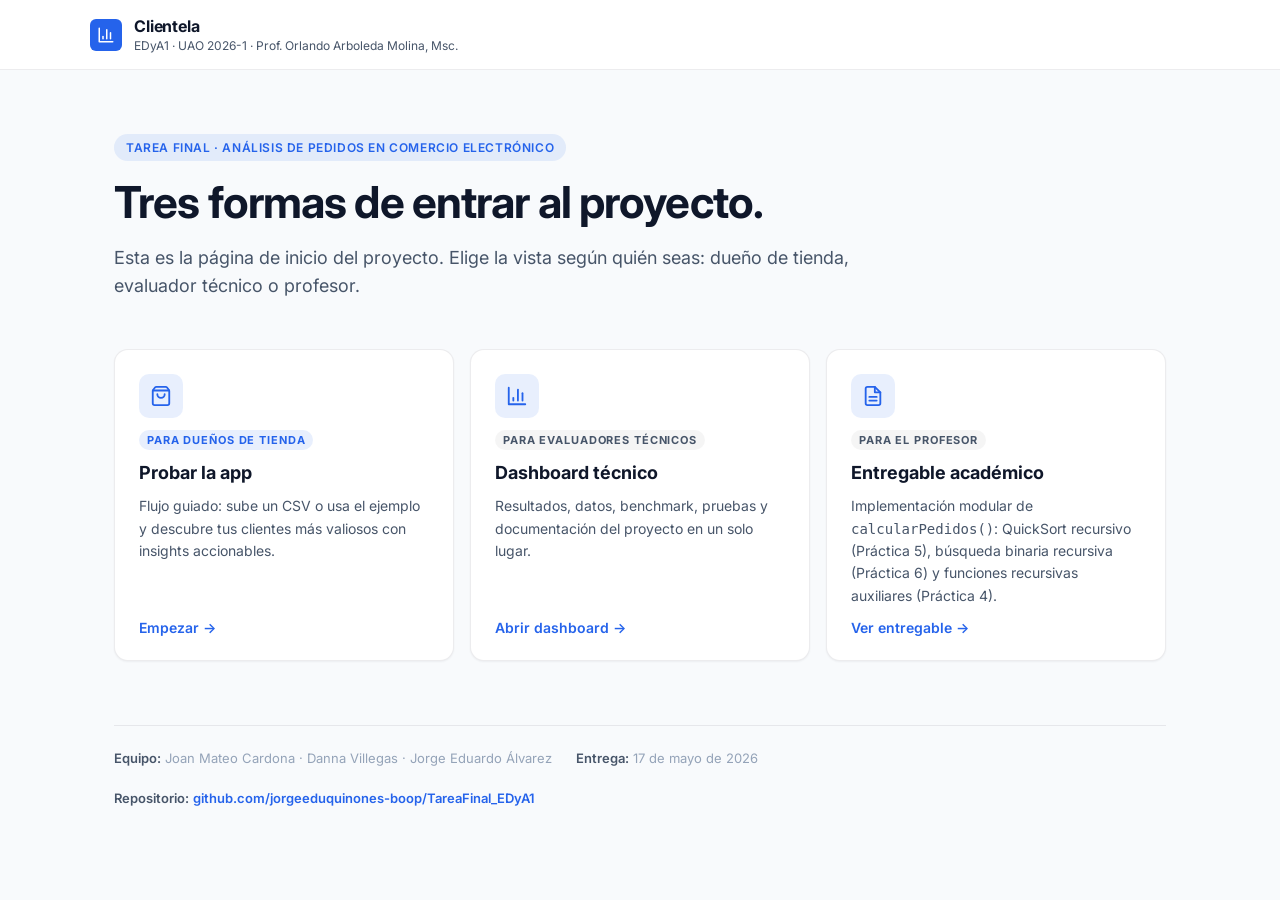
<file: index.html>
<!DOCTYPE html>
<html lang="es">
<head>
  <meta charset="UTF-8">
  <meta name="viewport" content="width=device-width, initial-scale=1, viewport-fit=cover">
  <meta name="theme-color" content="#F8FAFC">
  <meta name="description" content="Clientela — Tarea Final EDyA1, UAO 2026-1. Análisis de pedidos en comercio electrónico.">
  <link rel="preconnect" href="https://fonts.googleapis.com">
  <link rel="preconnect" href="https://fonts.gstatic.com" crossorigin>
  <link href="https://fonts.googleapis.com/css2?family=Inter:wght@400;500;600;700;800&family=JetBrains+Mono:wght@400;500;600&display=swap" rel="stylesheet">
  <link rel="icon" href="./app/icons/icon.svg" type="image/svg+xml">
  <title>Clientela — Tarea Final EDyA1 · UAO 2026-1</title>
  <style>
    :root {
      --brand: #2563EB;
      --brand-hover: #1D4ED8;
      --brand-soft: rgba(37, 99, 235, 0.10);
      --bg: #F8FAFC;
      --surface: #FFFFFF;
      --text: #0F172A;
      --text-muted: #475569;
      --text-dim: #94A3B8;
      --border: rgba(15, 23, 42, 0.08);
      --border-strong: rgba(15, 23, 42, 0.14);
      --shadow: 0 1px 2px rgba(15, 23, 42, 0.05);
      --shadow-lg: 0 4px 12px rgba(15, 23, 42, 0.08);
    }
    @media (prefers-color-scheme: dark) {
      :root {
        --bg: #0F1117;
        --surface: #181B23;
        --text: #F1F5F9;
        --text-muted: #94A3B8;
        --text-dim: #64748B;
        --border: rgba(255, 255, 255, 0.08);
        --border-strong: rgba(255, 255, 255, 0.14);
        --shadow: 0 1px 2px rgba(0, 0, 0, 0.20);
        --shadow-lg: 0 4px 12px rgba(0, 0, 0, 0.30);
      }
    }
    * { box-sizing: border-box; }
    body {
      margin: 0; padding: 0;
      font-family: "Inter", -apple-system, BlinkMacSystemFont, sans-serif;
      background: var(--bg);
      color: var(--text);
      min-height: 100vh;
      -webkit-font-smoothing: antialiased;
    }
    header {
      border-bottom: 1px solid var(--border);
      background: var(--surface);
      padding: 16px 24px;
    }
    .header-inner {
      max-width: 1100px; margin: 0 auto;
      display: flex; align-items: center; gap: 12px;
    }
    .logo {
      width: 32px; height: 32px;
      background: var(--brand);
      border-radius: 6px;
      display: grid; place-items: center;
      color: white;
    }
    .brand-text h1 { margin: 0; font-size: 16px; font-weight: 700; letter-spacing: -0.01em; }
    .brand-text .crumb { font-size: 12px; color: var(--text-muted); margin-top: 2px; }
    main {
      max-width: 1100px; margin: 0 auto;
      padding: 64px 24px;
    }
    .hero {
      text-align: left;
      max-width: 760px;
      margin-bottom: 48px;
    }
    .eyebrow {
      display: inline-flex; align-items: center; gap: 8px;
      font-size: 12px; font-weight: 600;
      padding: 6px 12px; border-radius: 999px;
      background: var(--brand-soft);
      color: var(--brand);
      margin-bottom: 16px;
      text-transform: uppercase; letter-spacing: 0.05em;
    }
    h2 {
      font-size: clamp(28px, 5vw, 44px);
      font-weight: 700; letter-spacing: -0.02em;
      margin: 0 0 16px;
      line-height: 1.15;
    }
    .lead {
      font-size: 18px;
      color: var(--text-muted);
      margin: 0;
      line-height: 1.6;
    }
    .cards {
      display: grid; gap: 16px;
      grid-template-columns: repeat(auto-fit, minmax(280px, 1fr));
    }
    .card {
      background: var(--surface);
      border: 1px solid var(--border);
      border-radius: 14px;
      padding: 24px;
      box-shadow: var(--shadow);
      transition: transform 0.2s, border-color 0.2s, box-shadow 0.2s;
      text-decoration: none;
      color: inherit;
      display: flex; flex-direction: column; gap: 12px;
    }
    .card:hover {
      transform: translateY(-3px);
      border-color: var(--brand);
      box-shadow: var(--shadow-lg);
    }
    .card-icon {
      width: 44px; height: 44px;
      display: grid; place-items: center;
      background: var(--brand-soft);
      color: var(--brand);
      border-radius: 10px;
    }
    .card-tag {
      align-self: flex-start;
      font-size: 11px; font-weight: 700;
      text-transform: uppercase; letter-spacing: 0.08em;
      padding: 3px 8px; border-radius: 999px;
      color: var(--text-muted);
      background: rgba(0,0,0,0.04);
    }
    @media (prefers-color-scheme: dark) {
      .card-tag { background: rgba(255,255,255,0.06); }
    }
    .card-tag.primary { color: var(--brand); background: var(--brand-soft); }
    h3 {
      margin: 0; font-size: 18px; font-weight: 700;
    }
    .card p {
      margin: 0; font-size: 14px;
      color: var(--text-muted); line-height: 1.6;
      flex: 1;
    }
    .card-cta {
      font-size: 14px; font-weight: 600;
      color: var(--brand);
      display: inline-flex; align-items: center; gap: 6px;
    }
    .meta {
      margin-top: 64px;
      padding-top: 24px;
      border-top: 1px solid var(--border);
      font-size: 13px;
      color: var(--text-dim);
      display: flex; gap: 24px; flex-wrap: wrap;
    }
    .meta strong { color: var(--text-muted); font-weight: 600; }
    .meta a { color: var(--brand); text-decoration: none; font-weight: 600; }
  </style>
</head>
<body>
  <header>
    <div class="header-inner">
      <div class="logo">
        <svg width="18" height="18" viewBox="0 0 24 24" fill="none" stroke="currentColor" stroke-width="2" stroke-linecap="round" stroke-linejoin="round"><path d="M3 3v18h18"/><path d="M18 17V9"/><path d="M13 17V5"/><path d="M8 17v-3"/></svg>
      </div>
      <div class="brand-text">
        <h1>Clientela</h1>
        <div class="crumb">EDyA1 · UAO 2026-1 · Prof. Orlando Arboleda Molina, Msc.</div>
      </div>
    </div>
  </header>

  <main>
    <section class="hero">
      <div class="eyebrow">Tarea Final · Análisis de Pedidos en Comercio Electrónico</div>
      <h2>Tres formas de entrar al proyecto.</h2>
      <p class="lead">
        Esta es la página de inicio del proyecto. Elige la vista según quién seas: dueño de tienda, evaluador técnico o profesor.
      </p>
    </section>

    <div class="cards">

      <a class="card" href="./app/inicio.html">
        <div class="card-icon">
          <svg width="22" height="22" viewBox="0 0 24 24" fill="none" stroke="currentColor" stroke-width="2" stroke-linecap="round" stroke-linejoin="round"><path d="M16 10a4 4 0 0 1-8 0"/><path d="M3.103 6.034h17.794"/><path d="M3.4 5.467a2 2 0 0 0-.4 1.2V20a2 2 0 0 0 2 2h14a2 2 0 0 0 2-2V6.667a2 2 0 0 0-.4-1.2l-2-2.667A2 2 0 0 0 17 2H7a2 2 0 0 0-1.6.8z"/></svg>
        </div>
        <span class="card-tag primary">Para dueños de tienda</span>
        <h3>Probar la app</h3>
        <p>Flujo guiado: sube un CSV o usa el ejemplo y descubre tus clientes más valiosos con insights accionables.</p>
        <span class="card-cta">Empezar →</span>
      </a>

      <a class="card" href="./app/index.html">
        <div class="card-icon">
          <svg width="22" height="22" viewBox="0 0 24 24" fill="none" stroke="currentColor" stroke-width="2" stroke-linecap="round" stroke-linejoin="round"><path d="M3 3v18h18"/><path d="M18 17V9"/><path d="M13 17V5"/><path d="M8 17v-3"/></svg>
        </div>
        <span class="card-tag">Para evaluadores técnicos</span>
        <h3>Dashboard técnico</h3>
        <p>Resultados, datos, benchmark, pruebas y documentación del proyecto en un solo lugar.</p>
        <span class="card-cta">Abrir dashboard →</span>
      </a>

      <a class="card" href="./TareaFinal_EDyA1/index.html">
        <div class="card-icon">
          <svg width="22" height="22" viewBox="0 0 24 24" fill="none" stroke="currentColor" stroke-width="2" stroke-linecap="round" stroke-linejoin="round"><path d="M14 2H6a2 2 0 0 0-2 2v16a2 2 0 0 0 2 2h12a2 2 0 0 0 2-2V8z"/><polyline points="14 2 14 8 20 8"/><line x1="16" y1="13" x2="8" y2="13"/><line x1="16" y1="17" x2="8" y2="17"/></svg>
        </div>
        <span class="card-tag">Para el profesor</span>
        <h3>Entregable académico</h3>
        <p>Implementación modular de <code>calcularPedidos()</code>: QuickSort recursivo (Práctica 5), búsqueda binaria recursiva (Práctica 6) y funciones recursivas auxiliares (Práctica 4).</p>
        <span class="card-cta">Ver entregable →</span>
      </a>

    </div>

    <div class="meta">
      <div><strong>Equipo:</strong> Joan Mateo Cardona · Danna Villegas · Jorge Eduardo Álvarez</div>
      <div><strong>Entrega:</strong> 17 de mayo de 2026</div>
      <div><strong>Repositorio:</strong> <a href="https://github.com/jorgeeduquinones-boop/TareaFinal_EDyA1" target="_blank" rel="noopener">github.com/jorgeeduquinones-boop/TareaFinal_EDyA1</a></div>
    </div>
  </main>
</body>
</html>
</file>
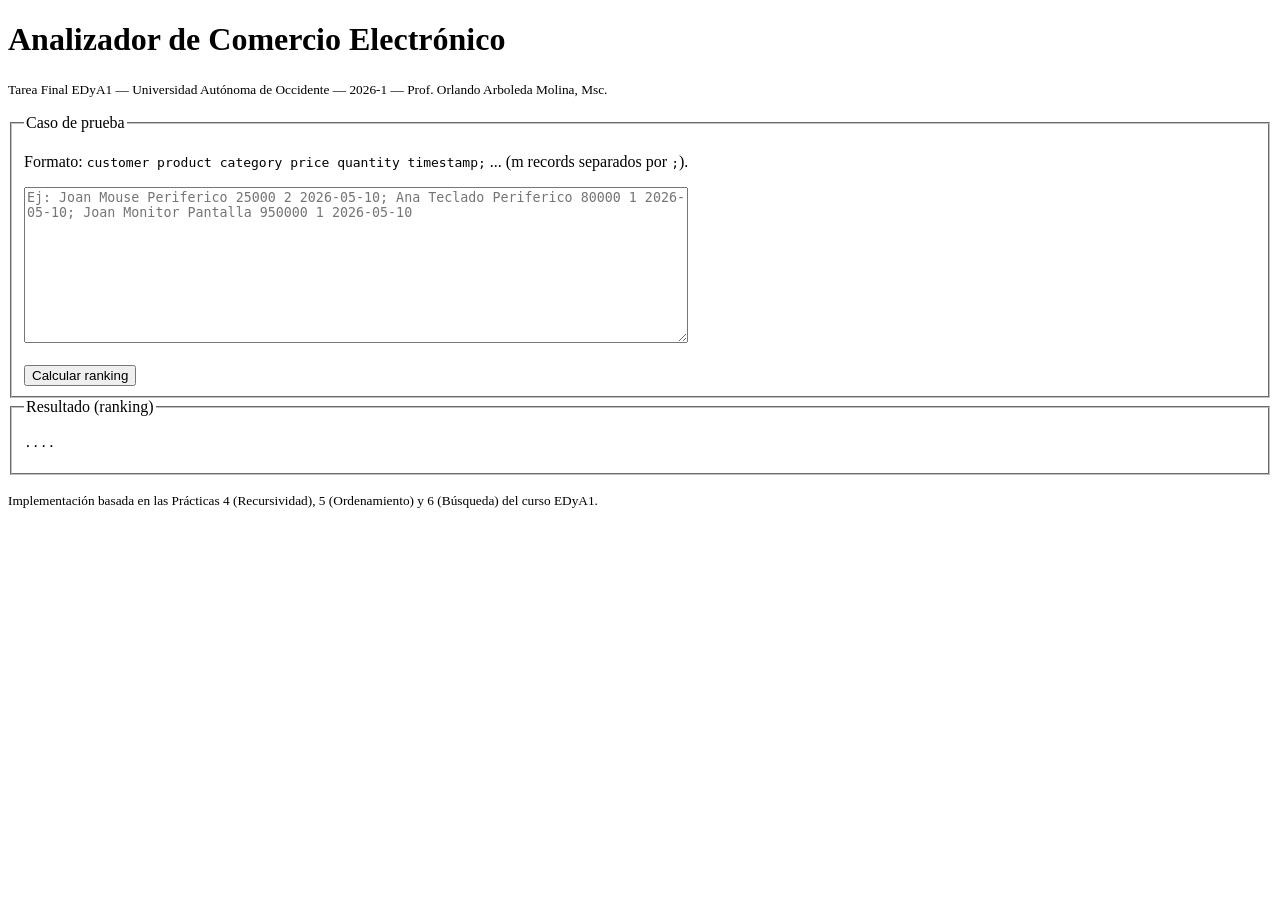
<file: TareaFinal_EDyA1/index.html>
<!DOCTYPE html>
<html lang="es">
<head>
    <meta charset="UTF-8">
    <meta http-equiv="X-UA-Compatible" content="IE=edge">
    <meta name="viewport" content="width=device-width, initial-scale=1.0">
    <title>Análisis de Pedidos - Tarea Final EDyA1</title>
    <script defer src="util.js" type="module"></script>
</head>
<body>
    <main>
        <h1>Analizador de Comercio Electrónico</h1>
        <p>
            <small>
                Tarea Final EDyA1 &mdash; Universidad Autónoma de Occidente &mdash;
                2026-1 &mdash; Prof. Orlando Arboleda Molina, Msc.
            </small>
        </p>

        <fieldset>
            <legend>Caso de prueba</legend>
            <p>
                Formato:
                <code>customer product category price quantity timestamp;</code>
                ... (m records separados por <code>;</code>).
            </p>
            <textarea id="inputCaso" rows="10" cols="80"
                placeholder="Ej: Joan Mouse Periferico 25000 2 2026-05-10; Ana Teclado Periferico 80000 1 2026-05-10; Joan Monitor Pantalla 950000 1 2026-05-10"></textarea>
            <br><br>
            <button id="btnCalcular">Calcular ranking</button>
        </fieldset>

        <fieldset>
            <legend>Resultado (ranking)</legend>
            <pre id="output">....</pre>
        </fieldset>
    </main>

    <footer>
        <p>
            <small>
                Implementación basada en las Prácticas 4 (Recursividad),
                5 (Ordenamiento) y 6 (Búsqueda) del curso EDyA1.
            </small>
        </p>
    </footer>
</body>
</html>
</file>
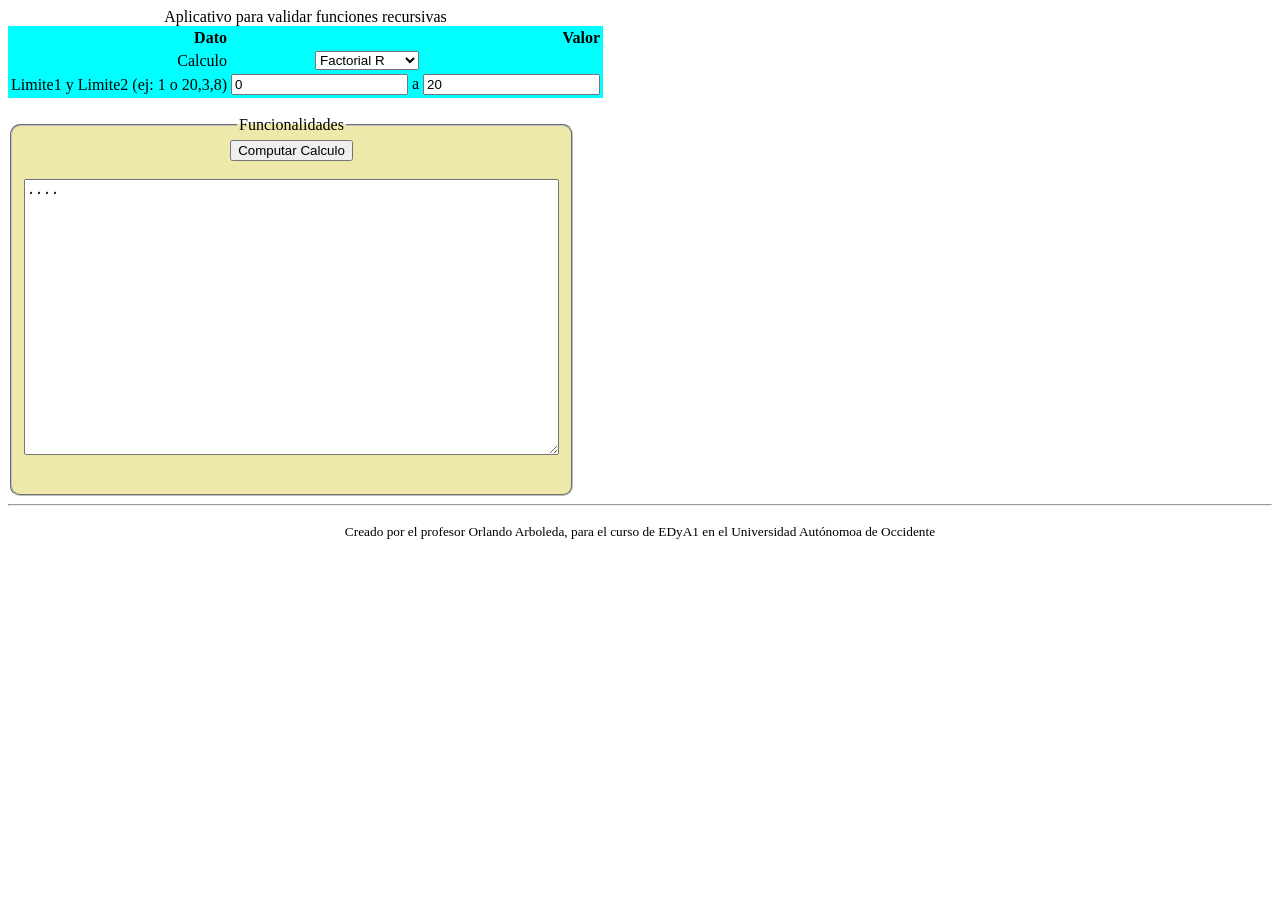
<file: clases/PracticaEDyA1_4_Recursividad/Recursividad_FrontEnd/index.html>
<!DOCTYPE html>
<html lang="en">
<head>
    <meta charset="UTF-8">
    <meta http-equiv="X-UA-Compatible" content="IE=edge">
    <meta name="viewport" content="width=device-width, initial-scale=1.0">
    <title>Funciones recursivas</title>
    <link rel="stylesheet" href="Styles/style.css">
    <script defer src="Scripts/main.js" type="module"></script>
</head>
<body>
    <main>
        <table>
            <caption>Aplicativo para validar funciones recursivas</caption>
            <thead>
                <tr>
                    <th>Dato</th>
                    <th colspan="2">Valor</th>
                </tr>
            </thead>
            <tbody>
                <tr>
                    <td>Calculo</td>
                    <td>
                        <select name="" id="laFuncion">
                            <!-- Opciones de la lista -->
                            <option value="FactR" selected>Factorial R</option><!-- Opción por defecto -->
                            <option value="FactR_I" >Factorial R+I</option> 
                            <option value="Deuda">Deuda</option>
                            <option value="GCD" >GCD</option>  
                            <option value="SumaA" >Suma Arreglo</option>                           
                        </select>                           
                    </td>
                    <td></td>
                </tr>
                <tr>
                    <td rowspan="2">Limite1 y Limite2 (ej: 1 o 20,3,8)</td>
                    <td>
                        <input type="text" value="0" name="" id="elParam1"> a                          
                    </td>
                    <td>
                        <input type="text" value="20" name="" id="elParam2">                           
                    </td>
                </tr>                                                   
            </tbody>
        </table>
        <br>
        <fieldset>
            <legend>Funcionalidades</legend> 
            <button id="computar">Computar Calculo</button><br><br>
            <textarea id="salida" cols="64" rows="18" readonly>....</textarea>   
        </fieldset>  
        <hr>
    </main>
    <footer>
        <p> <small>Creado por el profesor Orlando Arboleda, para el curso de EDyA1 en el Universidad Autónomoa de Occidente</small> </p>
    </footer>
</body>
</html>
</file>
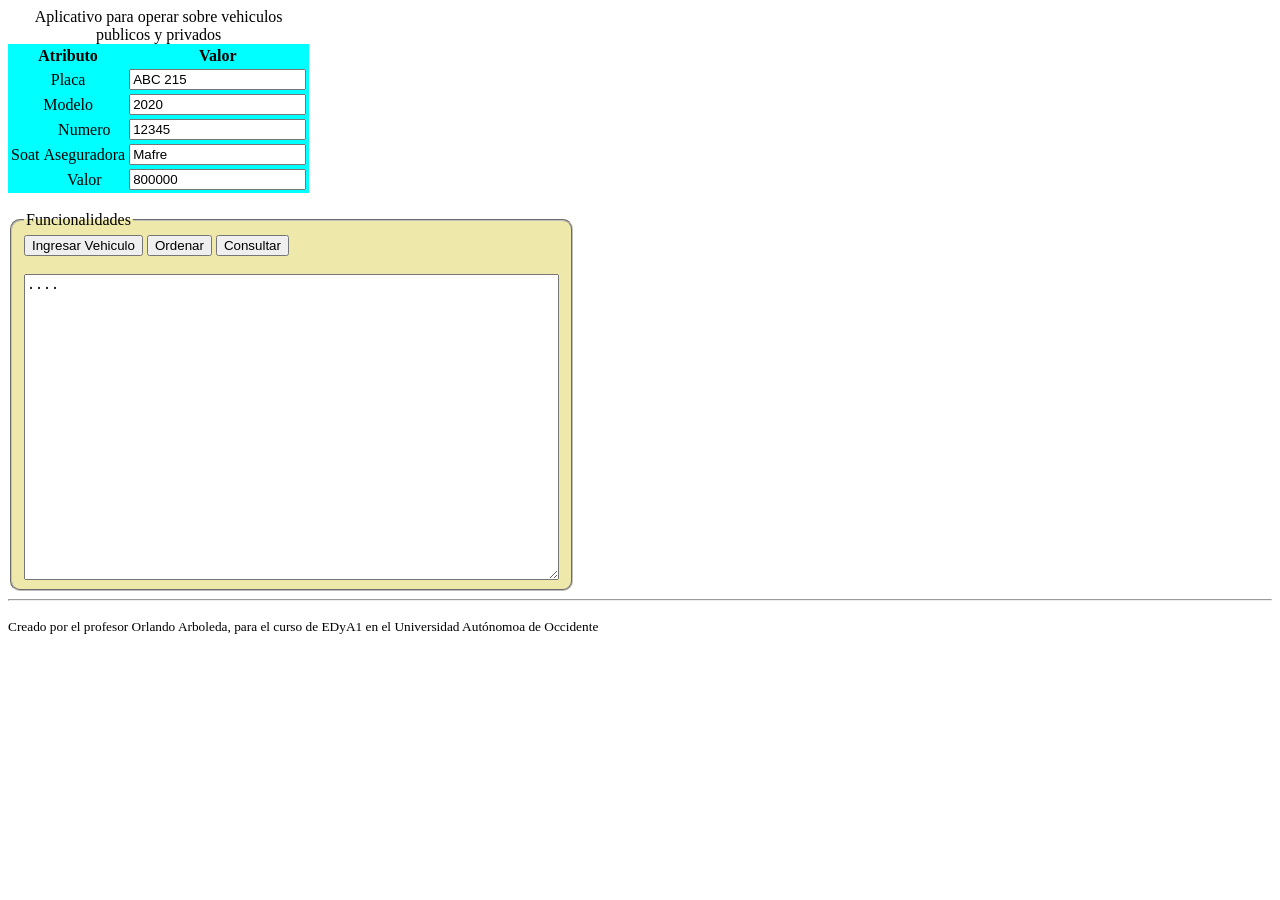
<file: clases/PracticaEDyA1_5_Ordenamiento/Ordenamiento_FrontEnd/index.html>
<!DOCTYPE html>
<html lang="en">
<head>
    <meta charset="UTF-8">
    <meta http-equiv="X-UA-Compatible" content="IE=edge">
    <meta name="viewport" content="width=device-width, initial-scale=1.0">
    <title>Aplicativo Vehiculos</title>
    <link rel="stylesheet" href="Styles/style.css">
    <script defer src="Scripts/main.js" type="module"></script>
</head>
<body>
    <main>
        <table>
            <caption>Aplicativo para operar sobre vehiculos publicos y privados</caption>
            <thead>
                <tr>
                    <th colspan="2">Atributo</th>
                    <th >Valor</th>
                </tr>
            </thead>
            <tbody>
                <tr>
                    <td colspan="2">Placa</td>
                    <td>
                        <input type="text" value="ABC 215" name="" id="laPlaca">                           
                    </td>
                </tr>
                <tr>
                    <td colspan="2">Modelo</td>
                    <td colspan="2">
                        <input type="text" value="2020" name="" id="elModelo">                           
                    </td>
                </tr>  
                <tr>
                    <td rowspan="3">Soat</td>
                    <td>Numero</td>
                    <td>
                        <input type="text" value="12345" name="" id="elNumero">                           
                    </td>
                </tr> 
                <tr>
                    <td>Aseguradora</td>
                    <td>
                        <input type="text" value="Mafre" name="" id="laAseguradora">                           
                    </td>
                </tr> 
                <tr>
                    <td>Valor</td>
                    <td>
                        <input type="text" value="800000" name="" id="elValor">                           
                    </td>
                </tr>                                                 
            </tbody>
        </table>
        <br>
        <fieldset>
            <legend>Funcionalidades</legend> 
            <button id="ingresar">Ingresar Vehiculo</button>
            <button id="ordenar">Ordenar</button>
            <button id="consultar">Consultar</button><br><br>
            <textarea id="salida" cols="64" rows="20" readonly>....</textarea>   
        </fieldset>  
        <hr>
    </main>
    <footer>
        <p> <small>Creado por el profesor Orlando Arboleda, para el curso de EDyA1 en el Universidad Autónomoa de Occidente</small> </p>
    </footer>
</body>
</html>
</file>
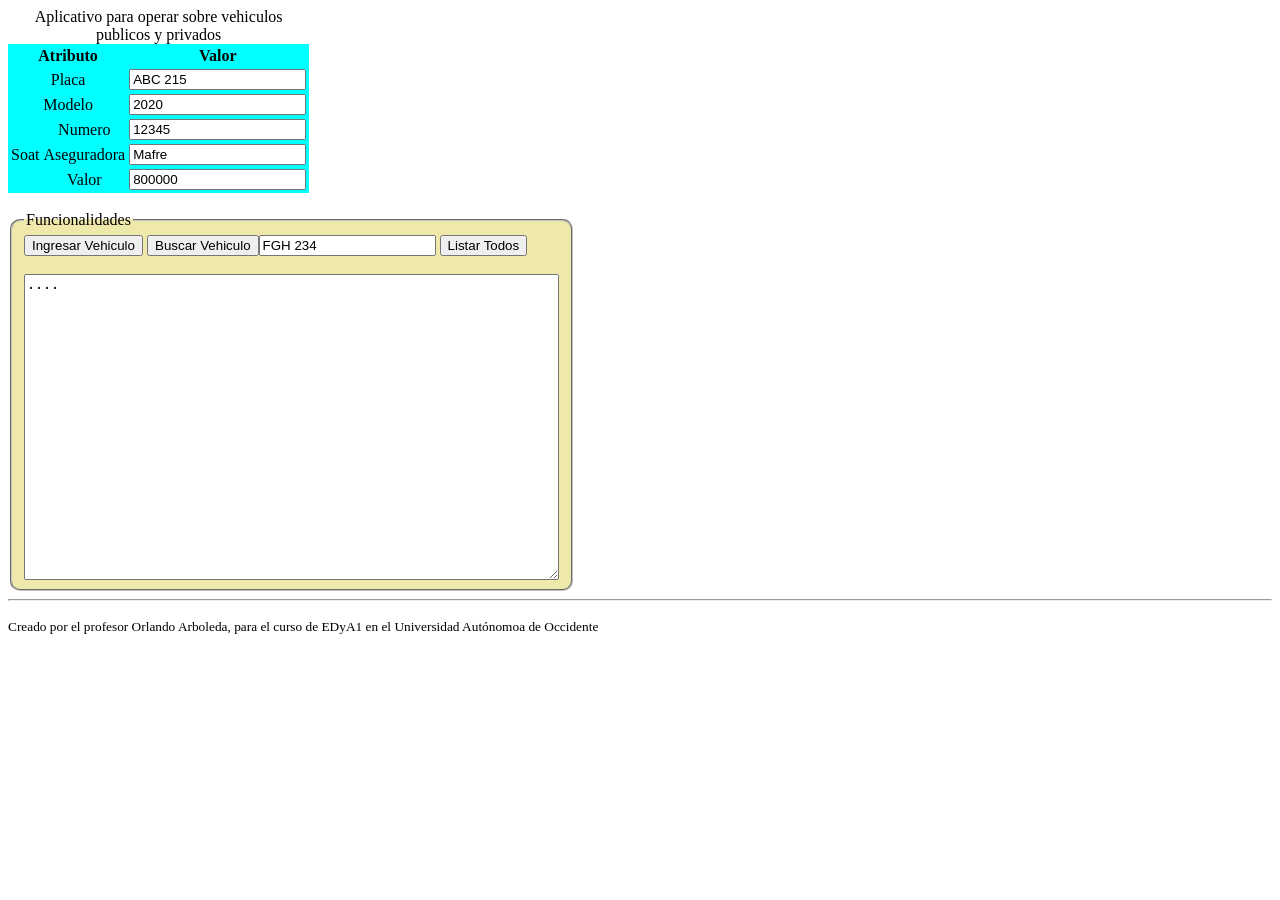
<file: clases/PracticaEDyA1_6_Busqueda/Busqueda_FrontEnd/index.html>
<!DOCTYPE html>
<html lang="en">
<head>
    <meta charset="UTF-8">
    <meta http-equiv="X-UA-Compatible" content="IE=edge">
    <meta name="viewport" content="width=device-width, initial-scale=1.0">
    <title>Aplicativo Vehiculos</title>
    <link rel="stylesheet" href="Styles/style.css">
    <script defer src="Scripts/main.js" type="module"></script>
</head>
<body>
    <main>
        <table>
            <caption>Aplicativo para operar sobre vehiculos publicos y privados</caption>
            <thead>
                <tr>
                    <th colspan="2">Atributo</th>
                    <th >Valor</th>
                </tr>
            </thead>
            <tbody>
                <tr>
                    <td colspan="2">Placa</td>
                    <td>
                        <input type="text" value="ABC 215" name="" id="laPlaca">                           
                    </td>
                </tr>
                <tr>
                    <td colspan="2">Modelo</td>
                    <td colspan="2">
                        <input type="text" value="2020" name="" id="elModelo">                           
                    </td>
                </tr>  
                <tr>
                    <td rowspan="3">Soat</td>
                    <td>Numero</td>
                    <td>
                        <input type="text" value="12345" name="" id="elNumero">                           
                    </td>
                </tr> 
                <tr>
                    <td>Aseguradora</td>
                    <td>
                        <input type="text" value="Mafre" name="" id="laAseguradora">                           
                    </td>
                </tr> 
                <tr>
                    <td>Valor</td>
                    <td>
                        <input type="text" value="800000" name="" id="elValor">                           
                    </td>
                </tr>                                                 
            </tbody>
        </table>
        <br>
        <fieldset>
            <legend>Funcionalidades</legend> 
            <button id="ingresar">Ingresar Vehiculo</button>
            <button id="buscar">Buscar Vehiculo</button><input type="text" value="FGH 234" id="laPlacaBuscada">
            <button id="listar">Listar Todos</button><br><br>
            <textarea id="salida" cols="64" rows="20" readonly>....</textarea>   
        </fieldset>  
        <hr>
    </main>
    <footer>
        <p> <small>Creado por el profesor Orlando Arboleda, para el curso de EDyA1 en el Universidad Autónomoa de Occidente</small> </p>
    </footer>
</body>
</html>
</file>
<file: clases/PracticaEDyA1_4_Recursividad/Recursividad_FrontEnd/Styles/style.css>
body {
    text-align: center;
}

table {
    border: 2px;
    background-color: aqua;
    text-align: right;
}

fieldset{
    width:500px;
    height:360px;
    border-radius:10px 10px 10px 10px;
    background:#EEE8AA;
    color:#000000;
}
</file>
<file: clases/PracticaEDyA1_5_Ordenamiento/Ordenamiento_FrontEnd/Styles/style.css>
table {
    border: 2px;
    background-color: aqua;
    text-align: center;
}

fieldset{
    width:500px;
    height:360px;
    border-radius:10px 10px 10px 10px;
    background:#EEE8AA;
    color:#000000;
}
</file>
<file: clases/PracticaEDyA1_6_Busqueda/Busqueda_FrontEnd/Styles/style.css>
table {
    border: 2px;
    background-color: aqua;
    text-align: center;
}

fieldset{
    width:500px;
    height:360px;
    border-radius:10px 10px 10px 10px;
    background:#EEE8AA;
    color:#000000;
}
</file>
